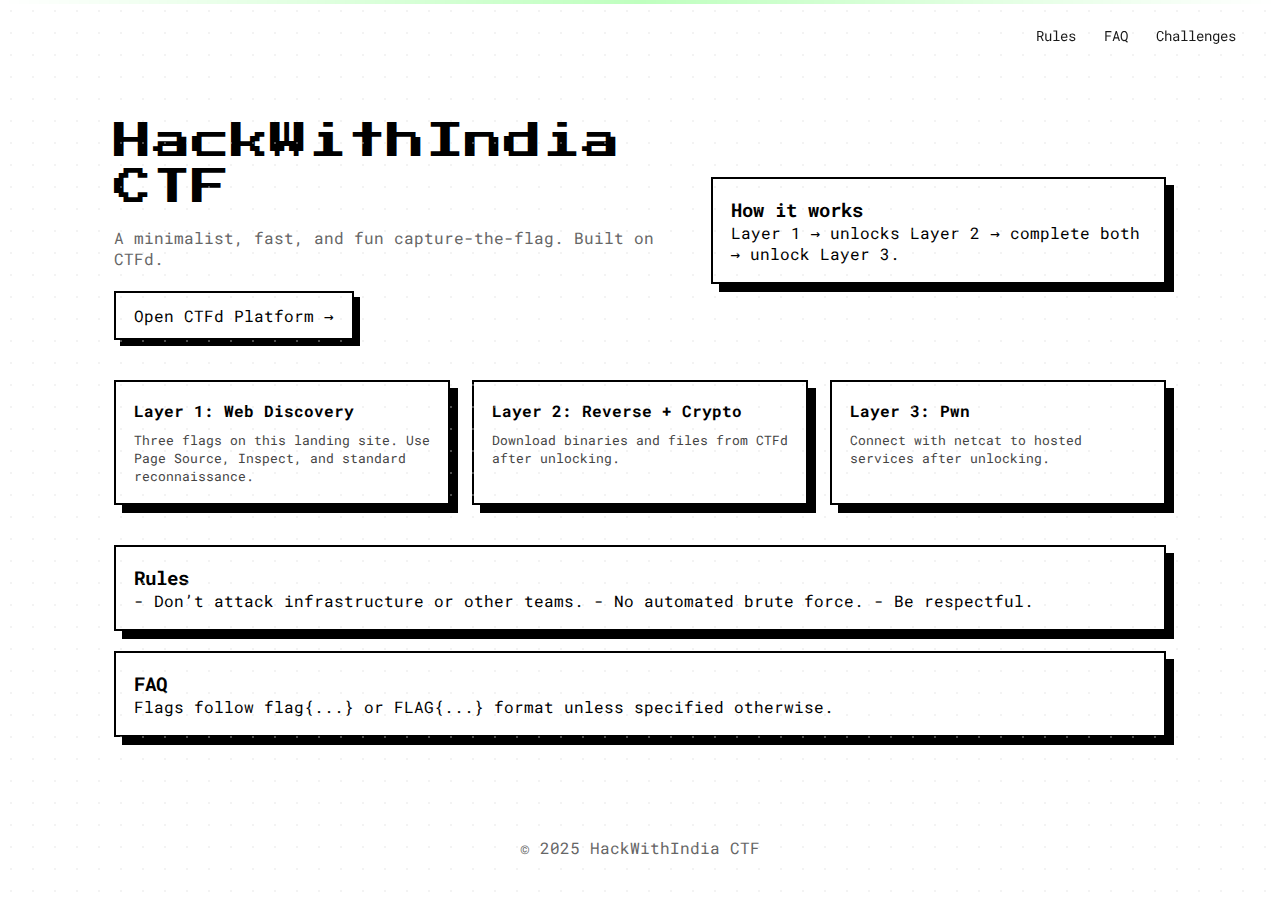
<file: Layer 1 + UI/www/index.html>
<!DOCTYPE html>
<html lang="en">
<head>
  <meta charset="UTF-8" />
  <meta name="viewport" content="width=device-width, initial-scale=1.0" />
  <title>HackWithIndia CTF</title>
  <link href="https://fonts.googleapis.com/css2?family=Press+Start+2P&family=Roboto+Mono:wght@400;500;700&display=swap" rel="stylesheet" />
  <style>
    :root {
      --bg: #ffffff;
      --fg: #000000;
      --accent: #00ff00;
      --muted: #666666;
    }
    * { box-sizing: border-box; margin: 0; padding: 0; }
    html, body { height: 100%; }
    body {
      font-family: 'Roboto Mono', monospace;
      background: var(--bg);
      color: var(--fg);
      overflow-x: hidden;
    }
    .navbar {
      position: fixed; top: 0; right: 0; z-index: 10;
      display: flex; gap: 28px; padding: 26px 44px;
    }
    .navbar a {
      text-decoration: none; color: var(--fg); font-size: 14px; opacity: 0.9;
    }
    .wrap { max-width: 1100px; margin: 0 auto; padding: 120px 24px 60px; }
    .hero {
      display: grid; grid-template-columns: 1.1fr 0.9fr; gap: 40px; align-items: center;
    }
    .title {
      font-family: 'Press Start 2P', cursive; font-size: 38px; line-height: 1.2; letter-spacing: 1px; margin-bottom: 16px;
    }
    .subtitle { color: var(--muted); font-size: 16px; margin-bottom: 22px; }
    .cta {
      display: inline-block; padding: 12px 18px; border: 2px solid var(--fg); text-decoration: none; color: var(--fg);
      transition: transform .12s ease, box-shadow .12s ease; background: #fff;
      box-shadow: 6px 6px 0 #000;
    }
    .cta:hover { transform: translate(-2px,-2px); box-shadow: 10px 10px 0 #000; }
    .pixel-card {
      border: 2px solid #000; padding: 18px; box-shadow: 8px 8px 0 #000; background: #fff;
      animation: float 5s ease-in-out infinite;
    }
    @keyframes float { 0%,100%{ transform: translateY(0);} 50%{ transform: translateY(-6px);} }
    .grid { display: grid; grid-template-columns: repeat(3,1fr); gap: 22px; margin-top: 40px; }
    .grid .pixel-card h3 { font-size: 16px; margin-bottom: 10px; }
    .grid .pixel-card p { font-size: 13px; color: #444; }
    .footer { text-align: center; color: var(--muted); padding: 40px 0 20px; }

    /* Subtle green accent animation bars reminiscent of Google CTF */
    .scanlines { position: fixed; top: 0; left: 0; width: 100%; height: 4px; background: linear-gradient(90deg, transparent, var(--accent), transparent); filter: blur(.5px); opacity: .25; animation: sweep 3.2s linear infinite; }
    @keyframes sweep { 0%{ transform: translateX(-100%);} 100%{ transform: translateX(100%);} }

    /* Tougher hidden flag: CSS-hidden using zero-width spaced text and display:none until inspected */
    .zflag { position: absolute; left: -9999px; white-space: nowrap; }

    /* Decorative pixel bg dots */
    .dots { position: fixed; inset: 0; background-image: radial-gradient(#ddd 1px, transparent 1px); background-size: 22px 22px; opacity: .35; pointer-events: none; }
  </style>
</head>
<body>
  <!-- meta: base64("FLAG{html_c0mm3nts_ar3_n0t_s3cur3}") = RkxBR3todG1sX2Mw bW0zb nRzX2FyM19uMHRfczNjdXJlfQ== -->
  <div class="scanlines"></div>
  <div class="dots"></div>
  <nav class="navbar">
    <a href="#rules">Rules</a>
    <a href="#faq">FAQ</a>
    <a href="#start">Challenges</a>
  </nav>
  <main class="wrap">
    <section class="hero" id="start">
      <div>
        <div class="title">HackWithIndia CTF</div>
        <p class="subtitle">A minimalist, fast, and fun capture-the-flag. Built on CTFd.</p>
        <a class="cta" href="http://localhost:8000">Open CTFd Platform →</a>
      </div>
      <div class="pixel-card">
        <h3>How it works</h3>
        <p>Layer 1 → unlocks Layer 2 → complete both → unlock Layer 3.</p>
      </div>
    </section>

    <section style="margin-top:40px" class="grid">
      <div class="pixel-card">
        <h3>Layer 1: Web Discovery</h3>
        <p>Three flags on this landing site. Use Page Source, Inspect, and standard reconnaissance.</p>
      </div>
      <div class="pixel-card">
        <h3>Layer 2: Reverse + Crypto</h3>
        <p>Download binaries and files from CTFd after unlocking.</p>
      </div>
      <div class="pixel-card">
        <h3>Layer 3: Pwn</h3>
        <p>Connect with netcat to hosted services after unlocking.</p>
      </div>
    </section>

    <section id="rules" style="margin-top:40px" class="pixel-card">
      <h3>Rules</h3>
      <p>- Don’t attack infrastructure or other teams. - No automated brute force. - Be respectful.</p>
    </section>

    <section id="faq" style="margin-top:20px" class="pixel-card">
      <h3>FAQ</h3>
      <p>Flags follow flag{...} or FLAG{...} format unless specified otherwise.</p>
    </section>

    <!-- Secret Flag 2: Hidden text with zero-width joiners -->
    <div class="zflag" aria-hidden="true">F L A G { w 1 t 3 _ t 3 x t _ 0 n _ w 1 t 3 _ b a c k g r  o u n d }</div>
  </main>
  <footer class="footer">© 2025 HackWithIndia CTF</footer>
</body>
</html>
</file>
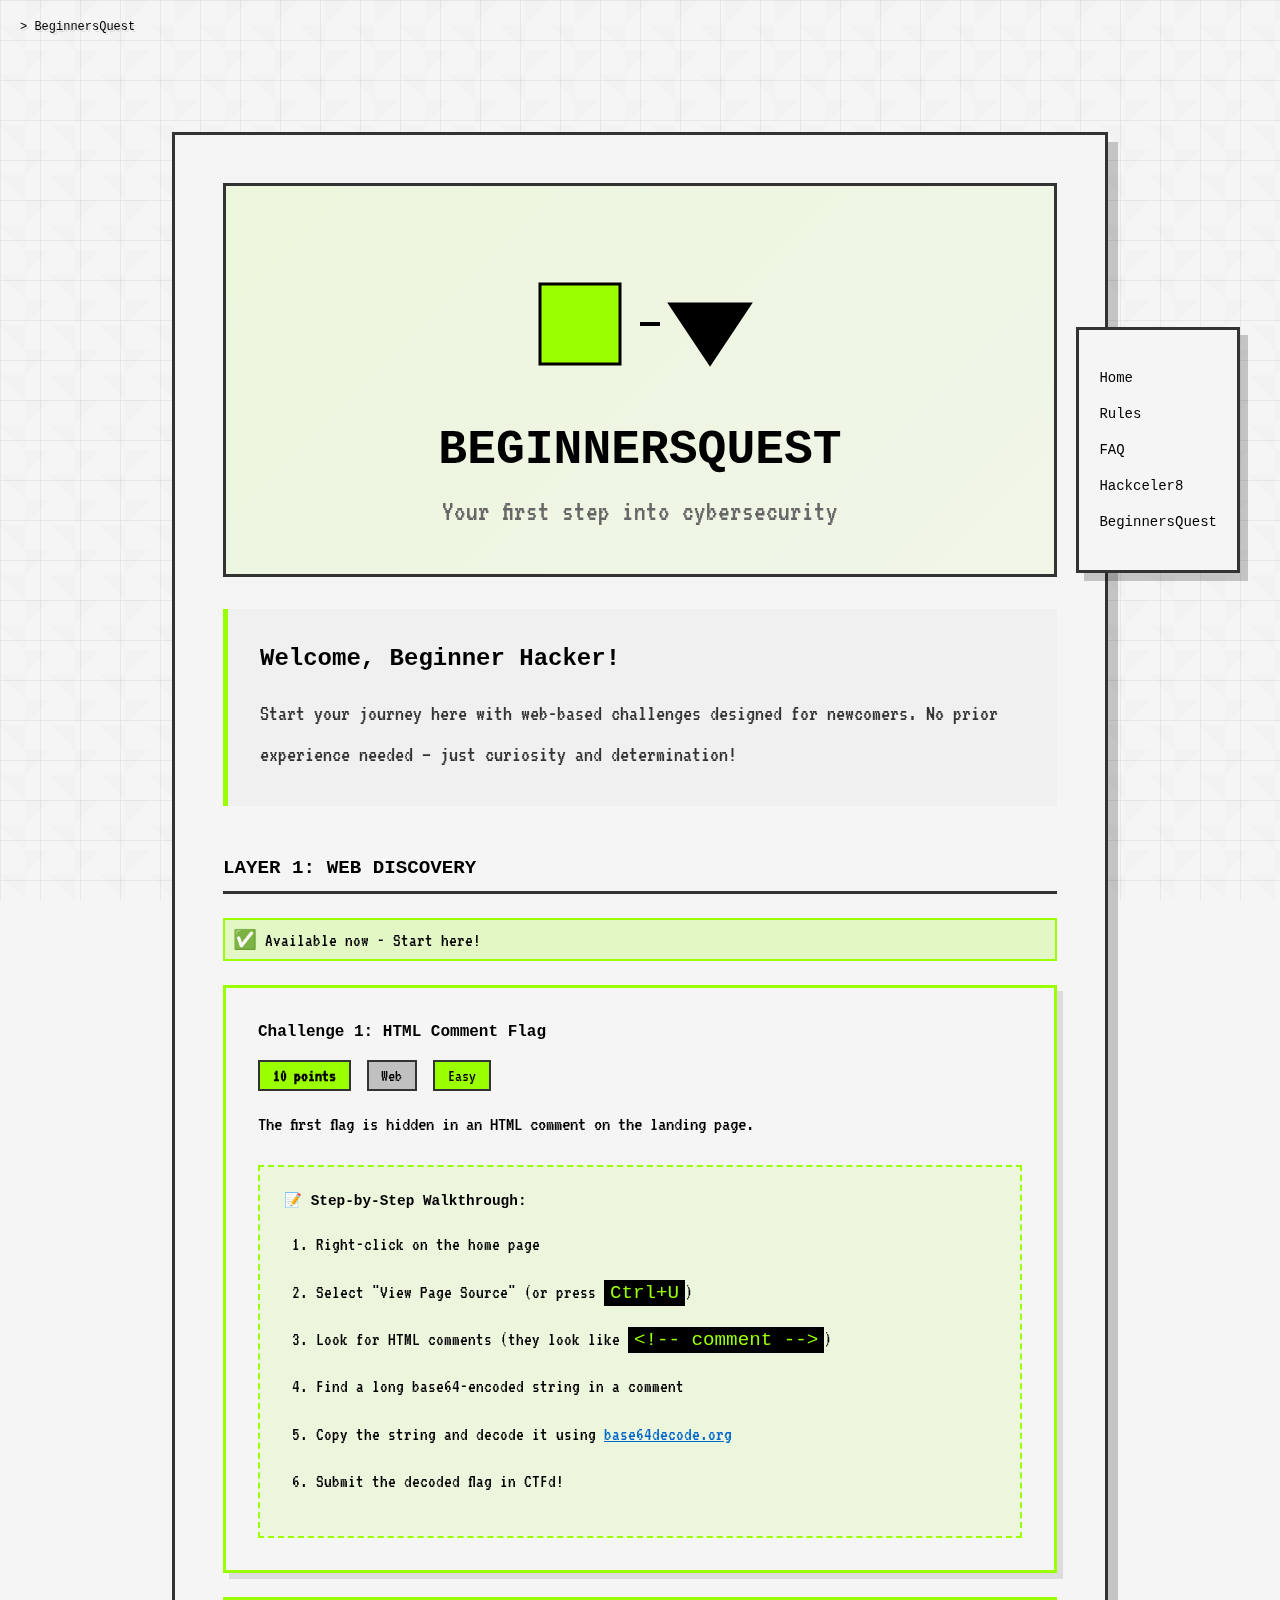
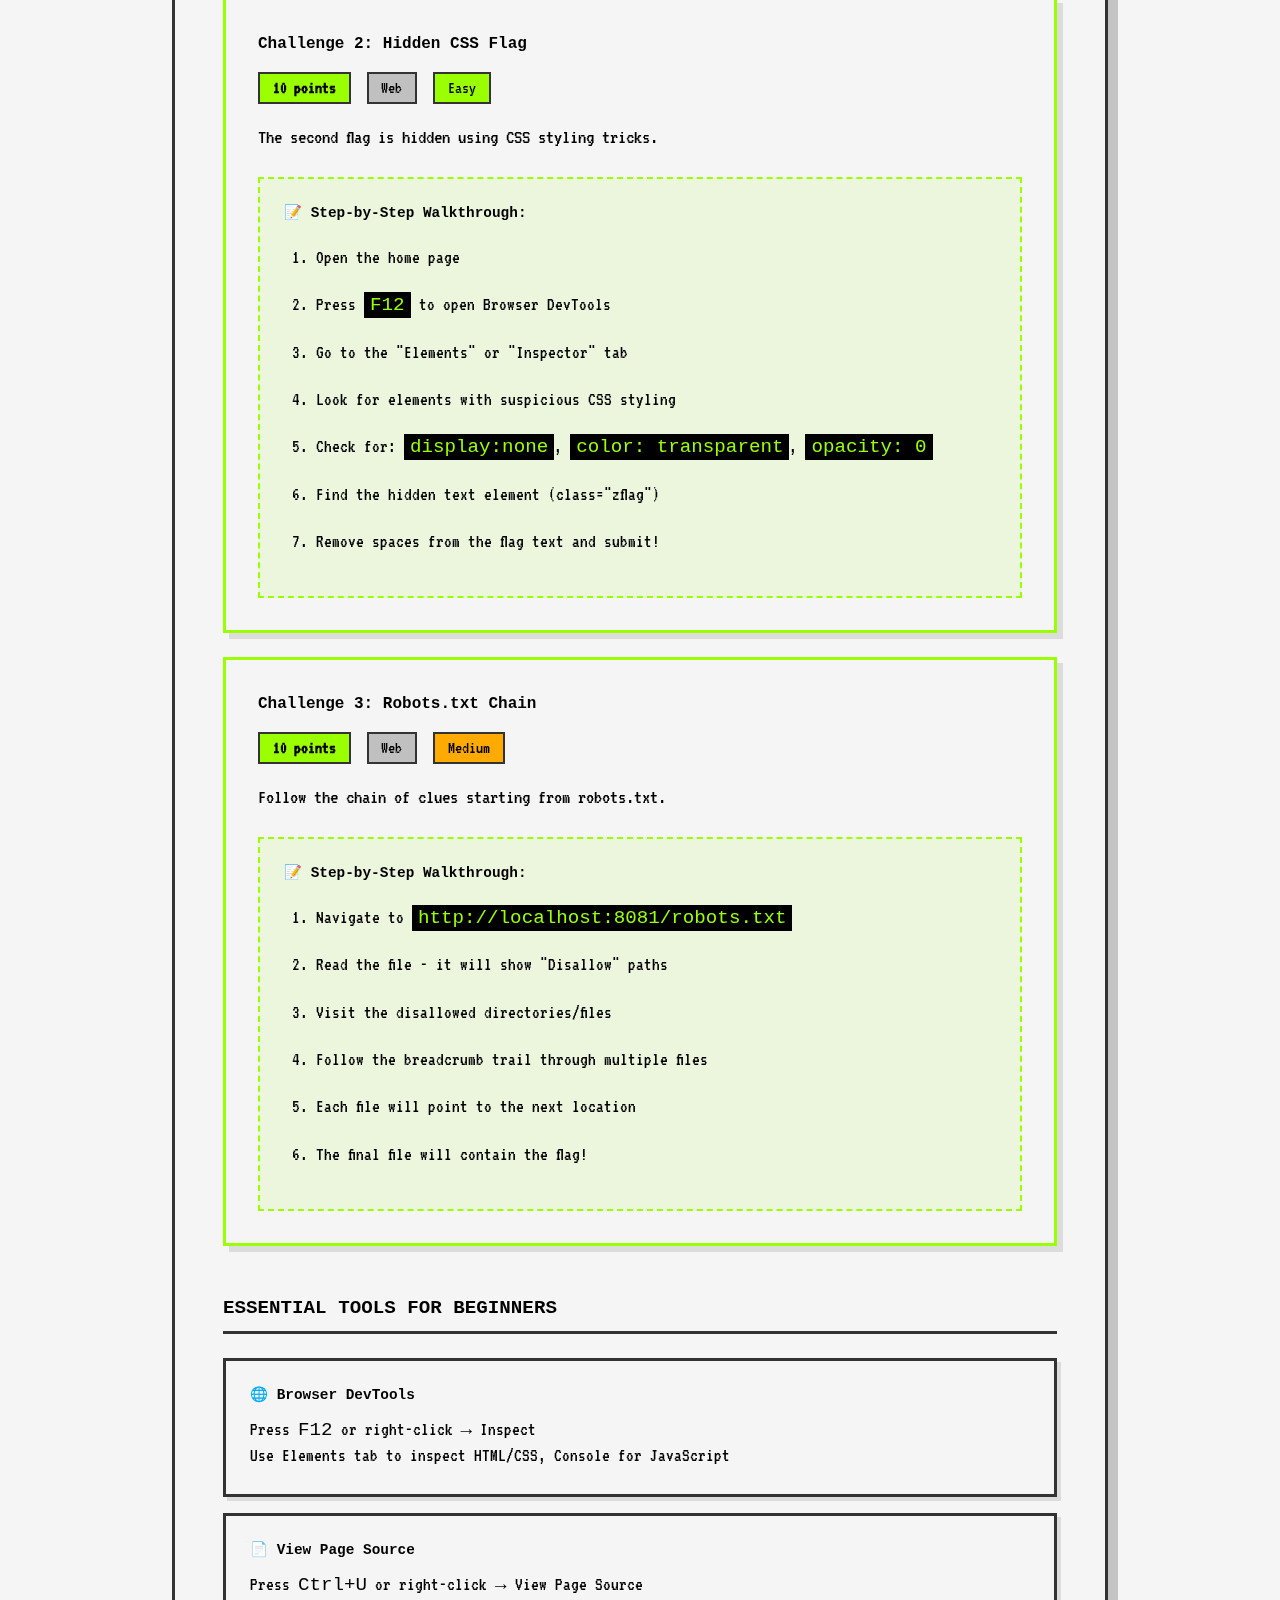
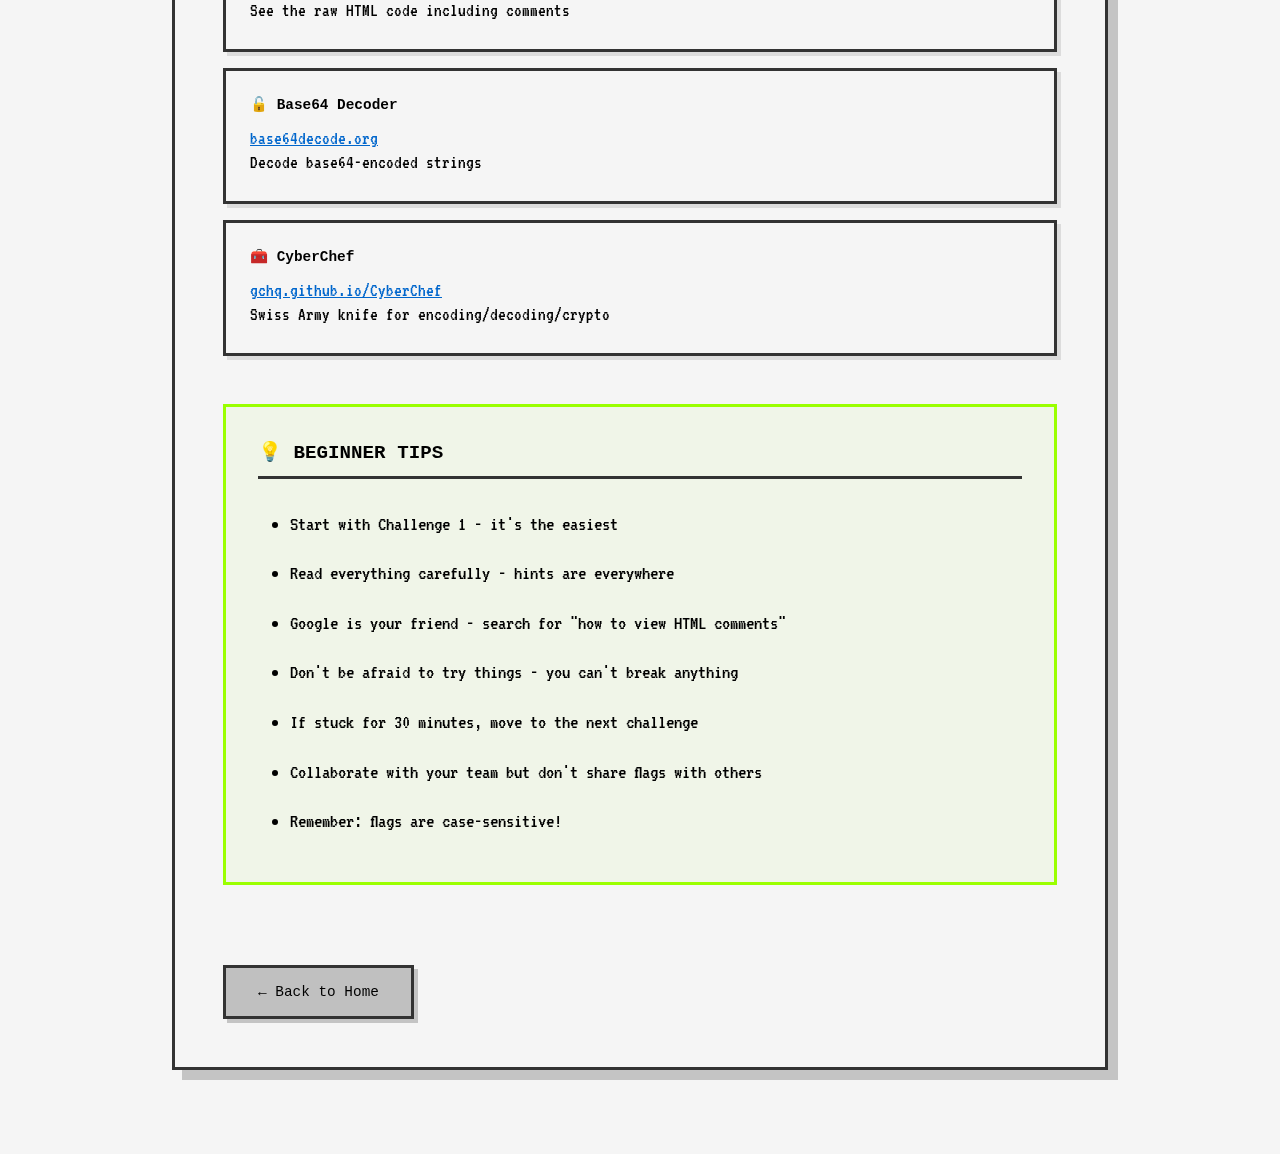
<file: challenges/layer-1-ui/Layer 1 + UI/googlectf-clone/www/beginners.html>
<!DOCTYPE html>
<html lang="en">
<head>
  <meta charset="UTF-8">
  <meta name="viewport" content="width=device-width, initial-scale=1.0">
  <title>BeginnersQuest - HackWithIndia CTF</title>
  <link rel="stylesheet" href="styles.css">
  <link href="https://fonts.googleapis.com/css2?family=Press+Start+2P&family=VT323&display=swap" rel="stylesheet">
</head>
<body>

  <!-- Animated Background -->
  <div class="bg-pattern"></div>
  <div class="bg-grid"></div>

  <!-- Terminal Header -->
  <header class="terminal-header">
    <div class="terminal-bar">
      <span class="terminal-text">&gt; BeginnersQuest</span>
    </div>
  </header>

  <!-- Sidebar Navigation -->
  <nav class="sidebar">
    <div class="sidebar-item">
      <a href="index.html">Home</a>
    </div>
    <div class="sidebar-item">
      <a href="rules.html">Rules</a>
    </div>
    <div class="sidebar-item">
      <a href="faq.html">FAQ</a>
    </div>
    <div class="sidebar-item">
      <a href="challenges.html">Hackceler8</a>
    </div>
    <div class="sidebar-item">
      <a href="beginners.html">BeginnersQuest</a>
    </div>
  </nav>

  <!-- Beginners Content -->
  <main class="content-page">
    <div class="content-box">
      <!-- Hero Banner like Google CTF -->
      <div class="beginners-hero">
        <div class="hero-graphic">
          <svg viewBox="0 0 300 150" class="quest-graphic">
            <rect x="50" y="50" width="80" height="80" fill="#9aff00" stroke="#000" stroke-width="3"/>
            <polygon points="220,130 180,70 260,70" fill="#000" stroke="#000" stroke-width="3"/>
            <line x1="150" y1="90" x2="170" y2="90" stroke="#000" stroke-width="4"/>
          </svg>
        </div>
        <h1 class="beginners-title">BeginnersQuest</h1>
        <p class="beginners-tagline">Your first step into cybersecurity</p>
      </div>

      <div class="quest-intro">
        <h2 class="section-title">Welcome, Beginner Hacker!</h2>
        <p class="intro-text">Start your journey here with web-based challenges designed for newcomers. No prior experience needed – just curiosity and determination!</p>
      </div>

      <!-- Layer 1 Overview -->
      <div class="challenge-section">
        <h2 class="layer-heading">LAYER 1: WEB DISCOVERY</h2>
        <p class="unlock-status">✅ Available now - Start here!</p>
        
        <div class="challenge-card beginner">
          <h3 class="challenge-title">Challenge 1: HTML Comment Flag</h3>
          <div class="challenge-meta">
            <span class="points">10 points</span>
            <span class="category">Web</span>
            <span class="difficulty easy">Easy</span>
          </div>
          <p class="challenge-desc">The first flag is hidden in an HTML comment on the landing page.</p>
          
          <div class="walkthrough">
            <h4>📝 Step-by-Step Walkthrough:</h4>
            <ol>
              <li>Right-click on the home page</li>
              <li>Select "View Page Source" (or press <code>Ctrl+U</code>)</li>
              <li>Look for HTML comments (they look like <code>&lt;!-- comment --&gt;</code>)</li>
              <li>Find a long base64-encoded string in a comment</li>
              <li>Copy the string and decode it using <a href="https://www.base64decode.org/" target="_blank">base64decode.org</a></li>
              <li>Submit the decoded flag in CTFd!</li>
            </ol>
          </div>
        </div>

        <div class="challenge-card beginner">
          <h3 class="challenge-title">Challenge 2: Hidden CSS Flag</h3>
          <div class="challenge-meta">
            <span class="points">10 points</span>
            <span class="category">Web</span>
            <span class="difficulty easy">Easy</span>
          </div>
          <p class="challenge-desc">The second flag is hidden using CSS styling tricks.</p>
          
          <div class="walkthrough">
            <h4>📝 Step-by-Step Walkthrough:</h4>
            <ol>
              <li>Open the home page</li>
              <li>Press <code>F12</code> to open Browser DevTools</li>
              <li>Go to the "Elements" or "Inspector" tab</li>
              <li>Look for elements with suspicious CSS styling</li>
              <li>Check for: <code>display:none</code>, <code>color: transparent</code>, <code>opacity: 0</code></li>
              <li>Find the hidden text element (class="zflag")</li>
              <li>Remove spaces from the flag text and submit!</li>
            </ol>
          </div>
        </div>

        <div class="challenge-card beginner">
          <h3 class="challenge-title">Challenge 3: Robots.txt Chain</h3>
          <div class="challenge-meta">
            <span class="points">10 points</span>
            <span class="category">Web</span>
            <span class="difficulty medium">Medium</span>
          </div>
          <p class="challenge-desc">Follow the chain of clues starting from robots.txt.</p>
          
          <div class="walkthrough">
            <h4>📝 Step-by-Step Walkthrough:</h4>
            <ol>
              <li>Navigate to <code>http://localhost:8081/robots.txt</code></li>
              <li>Read the file - it will show "Disallow" paths</li>
              <li>Visit the disallowed directories/files</li>
              <li>Follow the breadcrumb trail through multiple files</li>
              <li>Each file will point to the next location</li>
              <li>The final file will contain the flag!</li>
            </ol>
          </div>
        </div>
      </div>

      <!-- Tools Guide -->
      <div class="tools-section">
        <h2 class="layer-heading">ESSENTIAL TOOLS FOR BEGINNERS</h2>
        
        <div class="tool-card">
          <h3>🌐 Browser DevTools</h3>
          <p>Press <code>F12</code> or right-click → Inspect</p>
          <p>Use Elements tab to inspect HTML/CSS, Console for JavaScript</p>
        </div>

        <div class="tool-card">
          <h3>📄 View Page Source</h3>
          <p>Press <code>Ctrl+U</code> or right-click → View Page Source</p>
          <p>See the raw HTML code including comments</p>
        </div>

        <div class="tool-card">
          <h3>🔓 Base64 Decoder</h3>
          <p><a href="https://www.base64decode.org/" target="_blank">base64decode.org</a></p>
          <p>Decode base64-encoded strings</p>
        </div>

        <div class="tool-card">
          <h3>🧰 CyberChef</h3>
          <p><a href="https://gchq.github.io/CyberChef/" target="_blank">gchq.github.io/CyberChef</a></p>
          <p>Swiss Army knife for encoding/decoding/crypto</p>
        </div>
      </div>

      <!-- Tips -->
      <div class="tips-section">
        <h2 class="layer-heading">💡 BEGINNER TIPS</h2>
        <ul class="tips-list">
          <li>Start with Challenge 1 - it's the easiest</li>
          <li>Read everything carefully - hints are everywhere</li>
          <li>Google is your friend - search for "how to view HTML comments"</li>
          <li>Don't be afraid to try things - you can't break anything</li>
          <li>If stuck for 30 minutes, move to the next challenge</li>
          <li>Collaborate with your team but don't share flags with others</li>
          <li>Remember: flags are case-sensitive!</li>
        </ul>
      </div>

      <a href="index.html" class="back-button">← Back to Home</a>
    </div>
  </main>

  <script src="animations.js"></script>
</body>
</html>
</file>
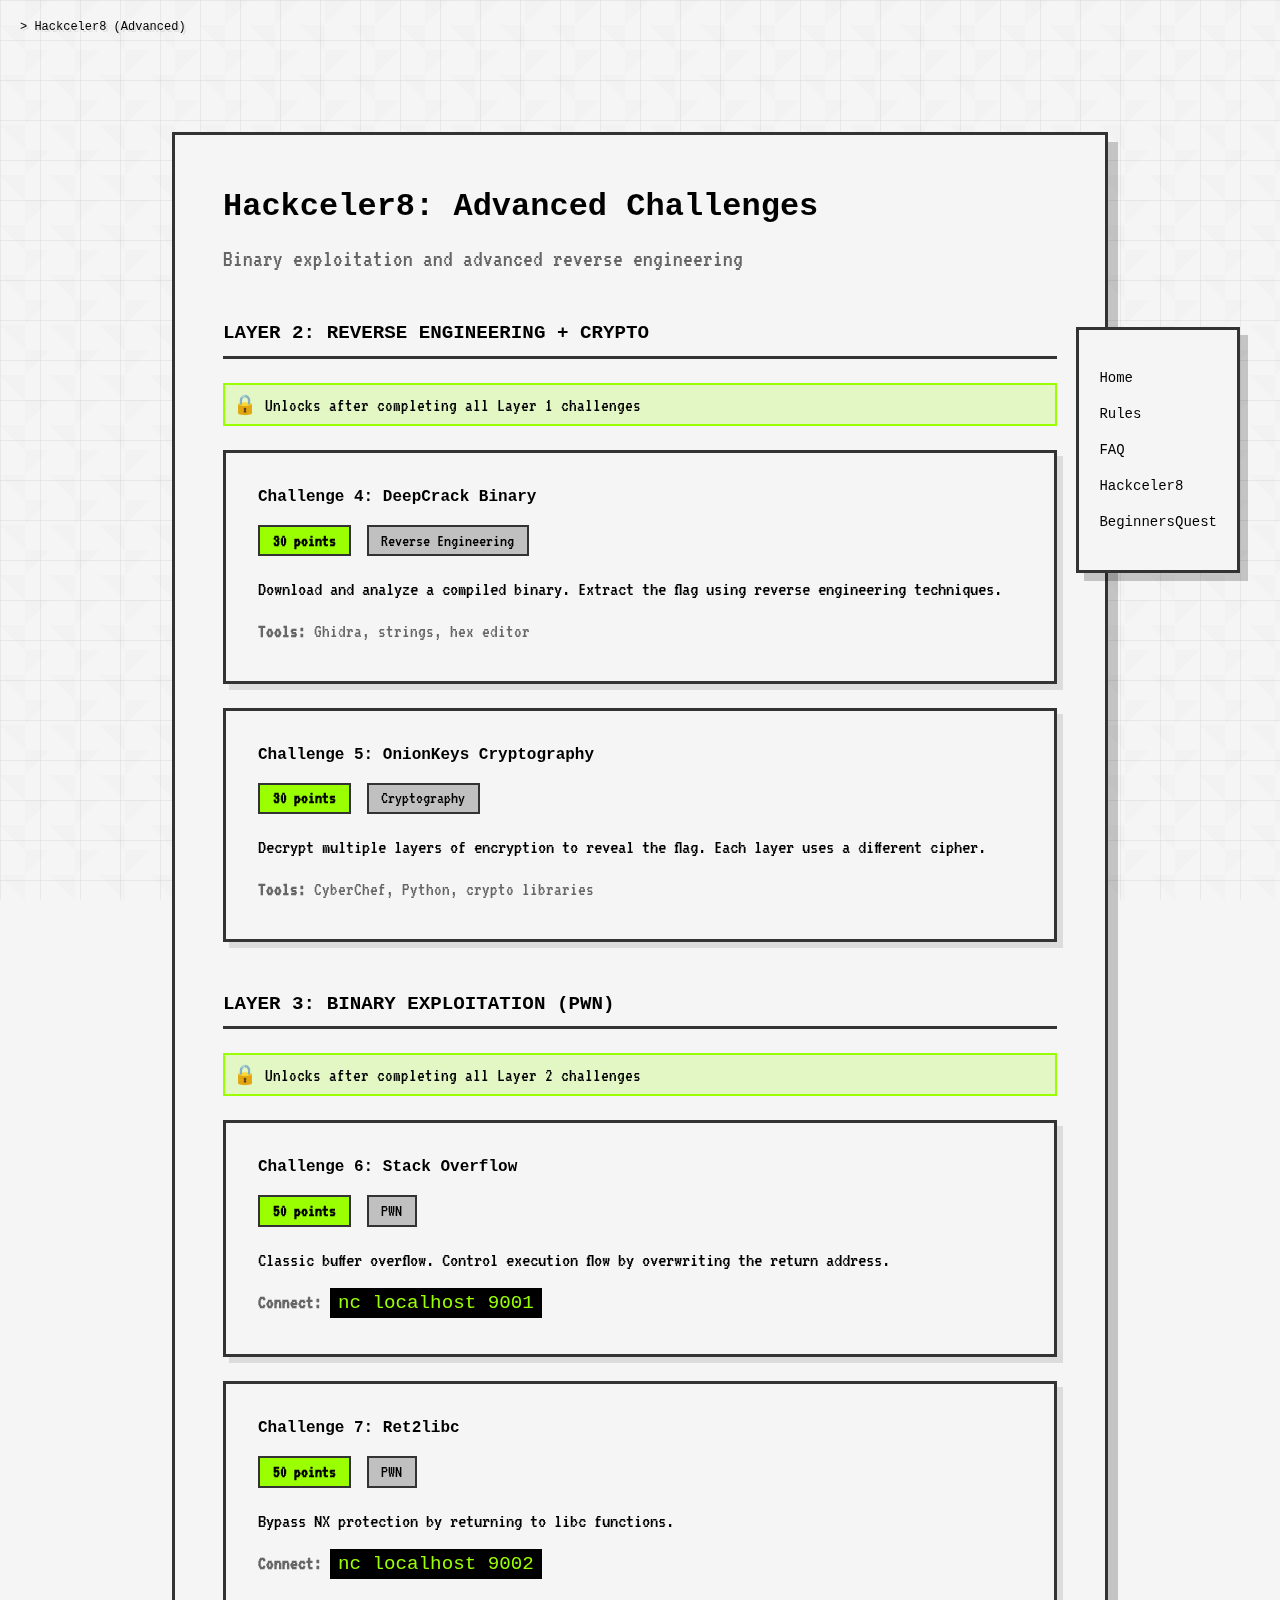
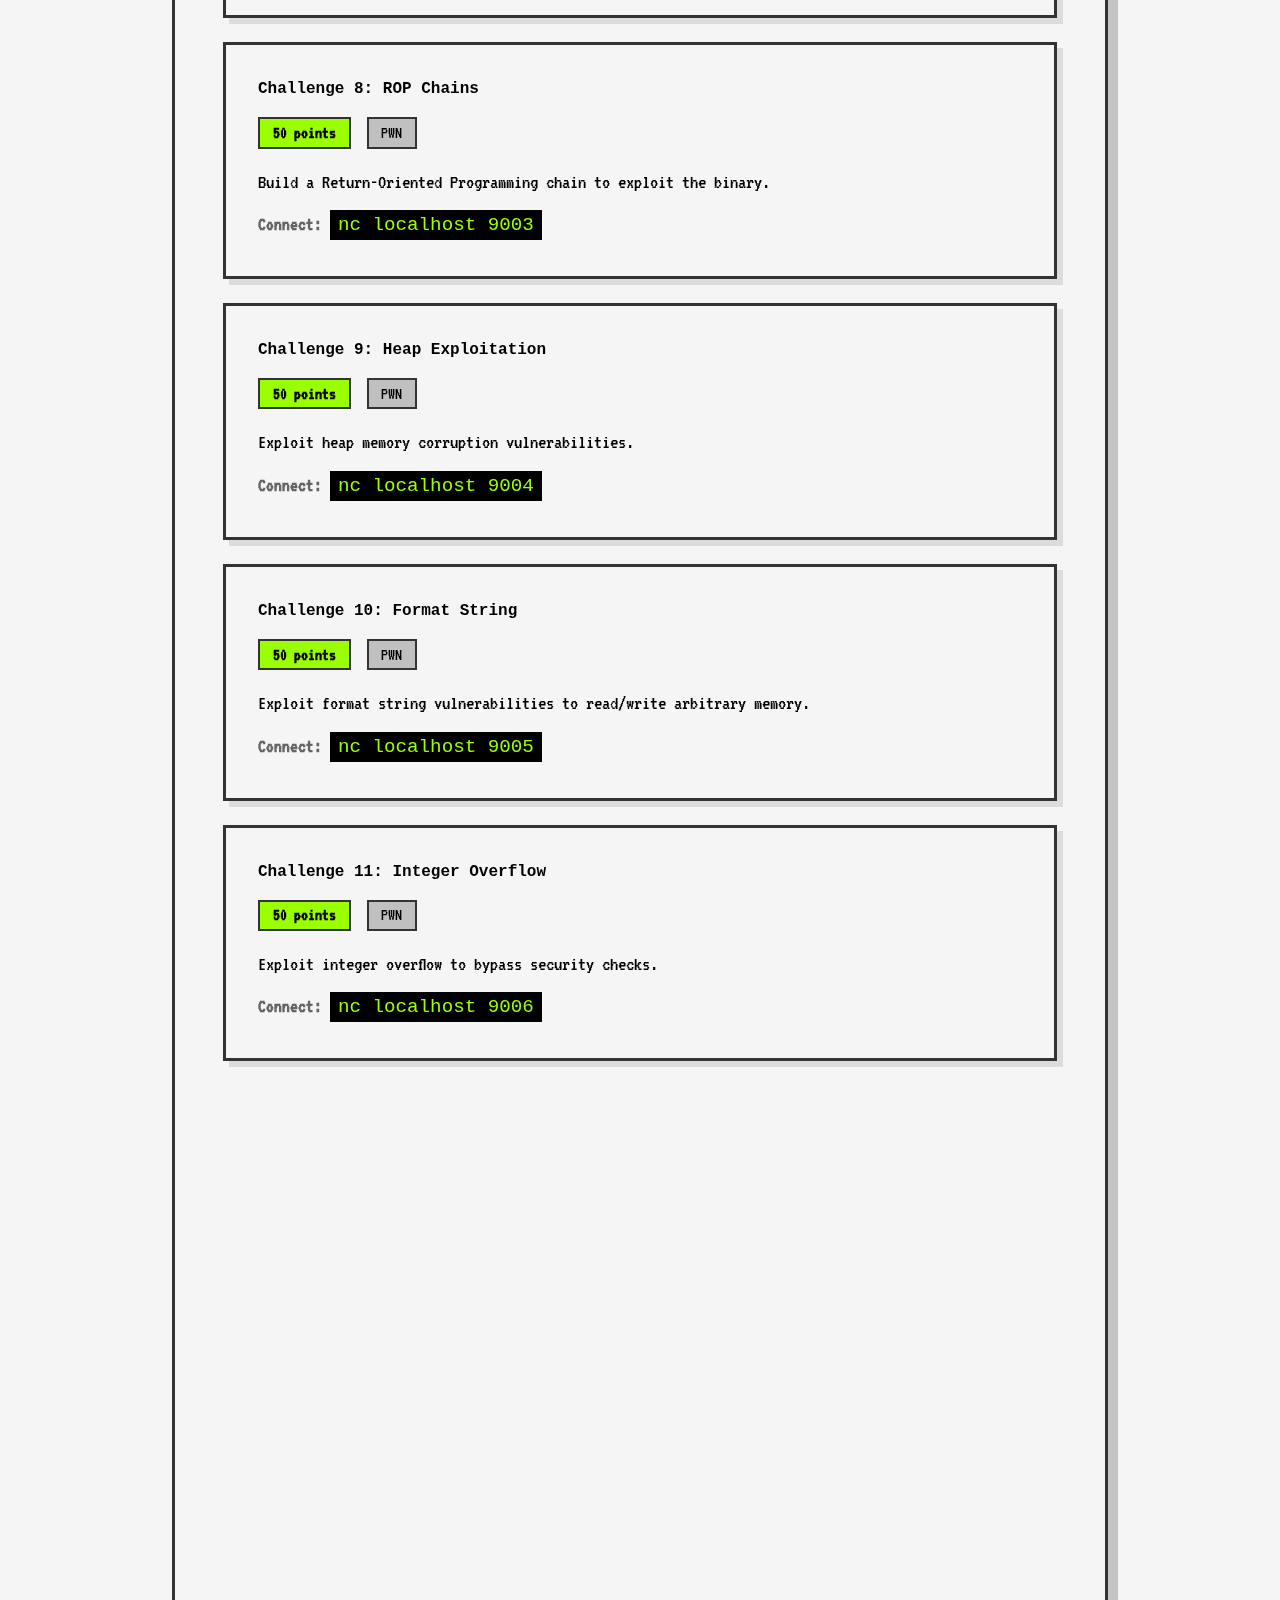
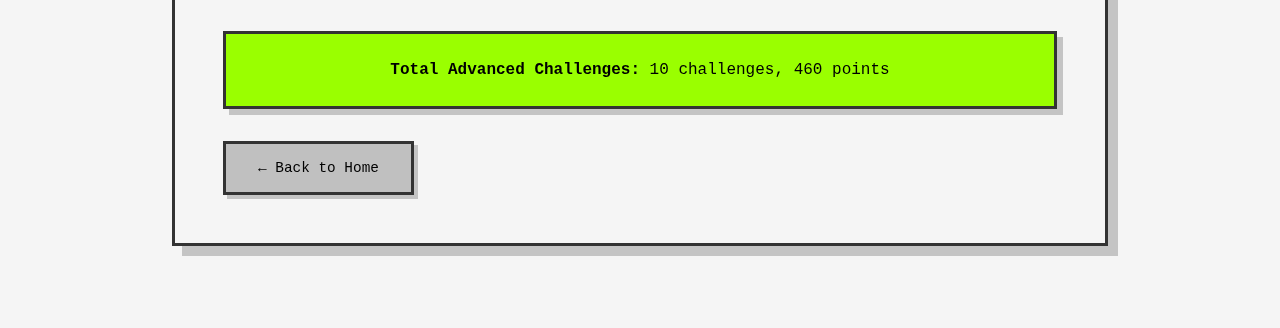
<file: challenges/layer-1-ui/Layer 1 + UI/googlectf-clone/www/challenges.html>
<!DOCTYPE html>
<html lang="en">
<head>
  <meta charset="UTF-8">
  <meta name="viewport" content="width=device-width, initial-scale=1.0">
  <title>Hackceler8 - HackWithIndia CTF</title>
  <link rel="stylesheet" href="styles.css">
  <link href="https://fonts.googleapis.com/css2?family=Press+Start+2P&family=VT323&display=swap" rel="stylesheet">
</head>
<body>

  <!-- Animated Background -->
  <div class="bg-pattern"></div>
  <div class="bg-grid"></div>

  <!-- Terminal Header -->
  <header class="terminal-header">
    <div class="terminal-bar">
      <span class="terminal-text">&gt; Hackceler8 (Advanced)</span>
    </div>
  </header>

  <!-- Sidebar Navigation -->
  <nav class="sidebar">
    <div class="sidebar-item">
      <a href="index.html">Home</a>
    </div>
    <div class="sidebar-item">
      <a href="rules.html">Rules</a>
    </div>
    <div class="sidebar-item">
      <a href="faq.html">FAQ</a>
    </div>
    <div class="sidebar-item">
      <a href="challenges.html">Hackceler8</a>
    </div>
    <div class="sidebar-item">
      <a href="beginners.html">BeginnersQuest</a>
    </div>
  </nav>

  <!-- Challenges Content -->
  <main class="content-page">
    <div class="content-box">
      <h1 class="page-title">Hackceler8: Advanced Challenges</h1>
      <p class="subtitle">Binary exploitation and advanced reverse engineering</p>

      <!-- Layer 2 -->
      <div class="challenge-section">
        <h2 class="layer-heading">LAYER 2: REVERSE ENGINEERING + CRYPTO</h2>
        <p class="unlock-status">🔒 Unlocks after completing all Layer 1 challenges</p>
        
        <div class="challenge-card">
          <h3 class="challenge-title">Challenge 4: DeepCrack Binary</h3>
          <div class="challenge-meta">
            <span class="points">30 points</span>
            <span class="category">Reverse Engineering</span>
          </div>
          <p class="challenge-desc">Download and analyze a compiled binary. Extract the flag using reverse engineering techniques.</p>
          <p class="challenge-tools"><strong>Tools:</strong> Ghidra, strings, hex editor</p>
        </div>

        <div class="challenge-card">
          <h3 class="challenge-title">Challenge 5: OnionKeys Cryptography</h3>
          <div class="challenge-meta">
            <span class="points">30 points</span>
            <span class="category">Cryptography</span>
          </div>
          <p class="challenge-desc">Decrypt multiple layers of encryption to reveal the flag. Each layer uses a different cipher.</p>
          <p class="challenge-tools"><strong>Tools:</strong> CyberChef, Python, crypto libraries</p>
        </div>
      </div>

      <!-- Layer 3 -->
      <div class="challenge-section">
        <h2 class="layer-heading">LAYER 3: BINARY EXPLOITATION (PWN)</h2>
        <p class="unlock-status">🔒 Unlocks after completing all Layer 2 challenges</p>
        
        <div class="challenge-card">
          <h3 class="challenge-title">Challenge 6: Stack Overflow</h3>
          <div class="challenge-meta">
            <span class="points">50 points</span>
            <span class="category">PWN</span>
          </div>
          <p class="challenge-desc">Classic buffer overflow. Control execution flow by overwriting the return address.</p>
          <p class="challenge-connection"><strong>Connect:</strong> <code>nc localhost 9001</code></p>
        </div>

        <div class="challenge-card">
          <h3 class="challenge-title">Challenge 7: Ret2libc</h3>
          <div class="challenge-meta">
            <span class="points">50 points</span>
            <span class="category">PWN</span>
          </div>
          <p class="challenge-desc">Bypass NX protection by returning to libc functions.</p>
          <p class="challenge-connection"><strong>Connect:</strong> <code>nc localhost 9002</code></p>
        </div>

        <div class="challenge-card">
          <h3 class="challenge-title">Challenge 8: ROP Chains</h3>
          <div class="challenge-meta">
            <span class="points">50 points</span>
            <span class="category">PWN</span>
          </div>
          <p class="challenge-desc">Build a Return-Oriented Programming chain to exploit the binary.</p>
          <p class="challenge-connection"><strong>Connect:</strong> <code>nc localhost 9003</code></p>
        </div>

        <div class="challenge-card">
          <h3 class="challenge-title">Challenge 9: Heap Exploitation</h3>
          <div class="challenge-meta">
            <span class="points">50 points</span>
            <span class="category">PWN</span>
          </div>
          <p class="challenge-desc">Exploit heap memory corruption vulnerabilities.</p>
          <p class="challenge-connection"><strong>Connect:</strong> <code>nc localhost 9004</code></p>
        </div>

        <div class="challenge-card">
          <h3 class="challenge-title">Challenge 10: Format String</h3>
          <div class="challenge-meta">
            <span class="points">50 points</span>
            <span class="category">PWN</span>
          </div>
          <p class="challenge-desc">Exploit format string vulnerabilities to read/write arbitrary memory.</p>
          <p class="challenge-connection"><strong>Connect:</strong> <code>nc localhost 9005</code></p>
        </div>

        <div class="challenge-card">
          <h3 class="challenge-title">Challenge 11: Integer Overflow</h3>
          <div class="challenge-meta">
            <span class="points">50 points</span>
            <span class="category">PWN</span>
          </div>
          <p class="challenge-desc">Exploit integer overflow to bypass security checks.</p>
          <p class="challenge-connection"><strong>Connect:</strong> <code>nc localhost 9006</code></p>
        </div>

        <div class="challenge-card">
          <h3 class="challenge-title">Challenge 12: Off-by-One</h3>
          <div class="challenge-meta">
            <span class="points">50 points</span>
            <span class="category">PWN</span>
          </div>
          <p class="challenge-desc">Exploit an off-by-one vulnerability to gain code execution.</p>
          <p class="challenge-connection"><strong>Connect:</strong> <code>nc localhost 9007</code></p>
        </div>

        <div class="challenge-card">
          <h3 class="challenge-title">Challenge 13: Protocol Reverse</h3>
          <div class="challenge-meta">
            <span class="points">50 points</span>
            <span class="category">PWN</span>
          </div>
          <p class="challenge-desc">Reverse engineer a custom network protocol and exploit it.</p>
          <p class="challenge-connection"><strong>Connect:</strong> <code>nc localhost 9010</code></p>
        </div>
      </div>

      <div class="total-points">
        <strong>Total Advanced Challenges:</strong> 10 challenges, 460 points
      </div>

      <a href="index.html" class="back-button">← Back to Home</a>
    </div>
  </main>

  <script src="animations.js"></script>
</body>
</html>
</file>
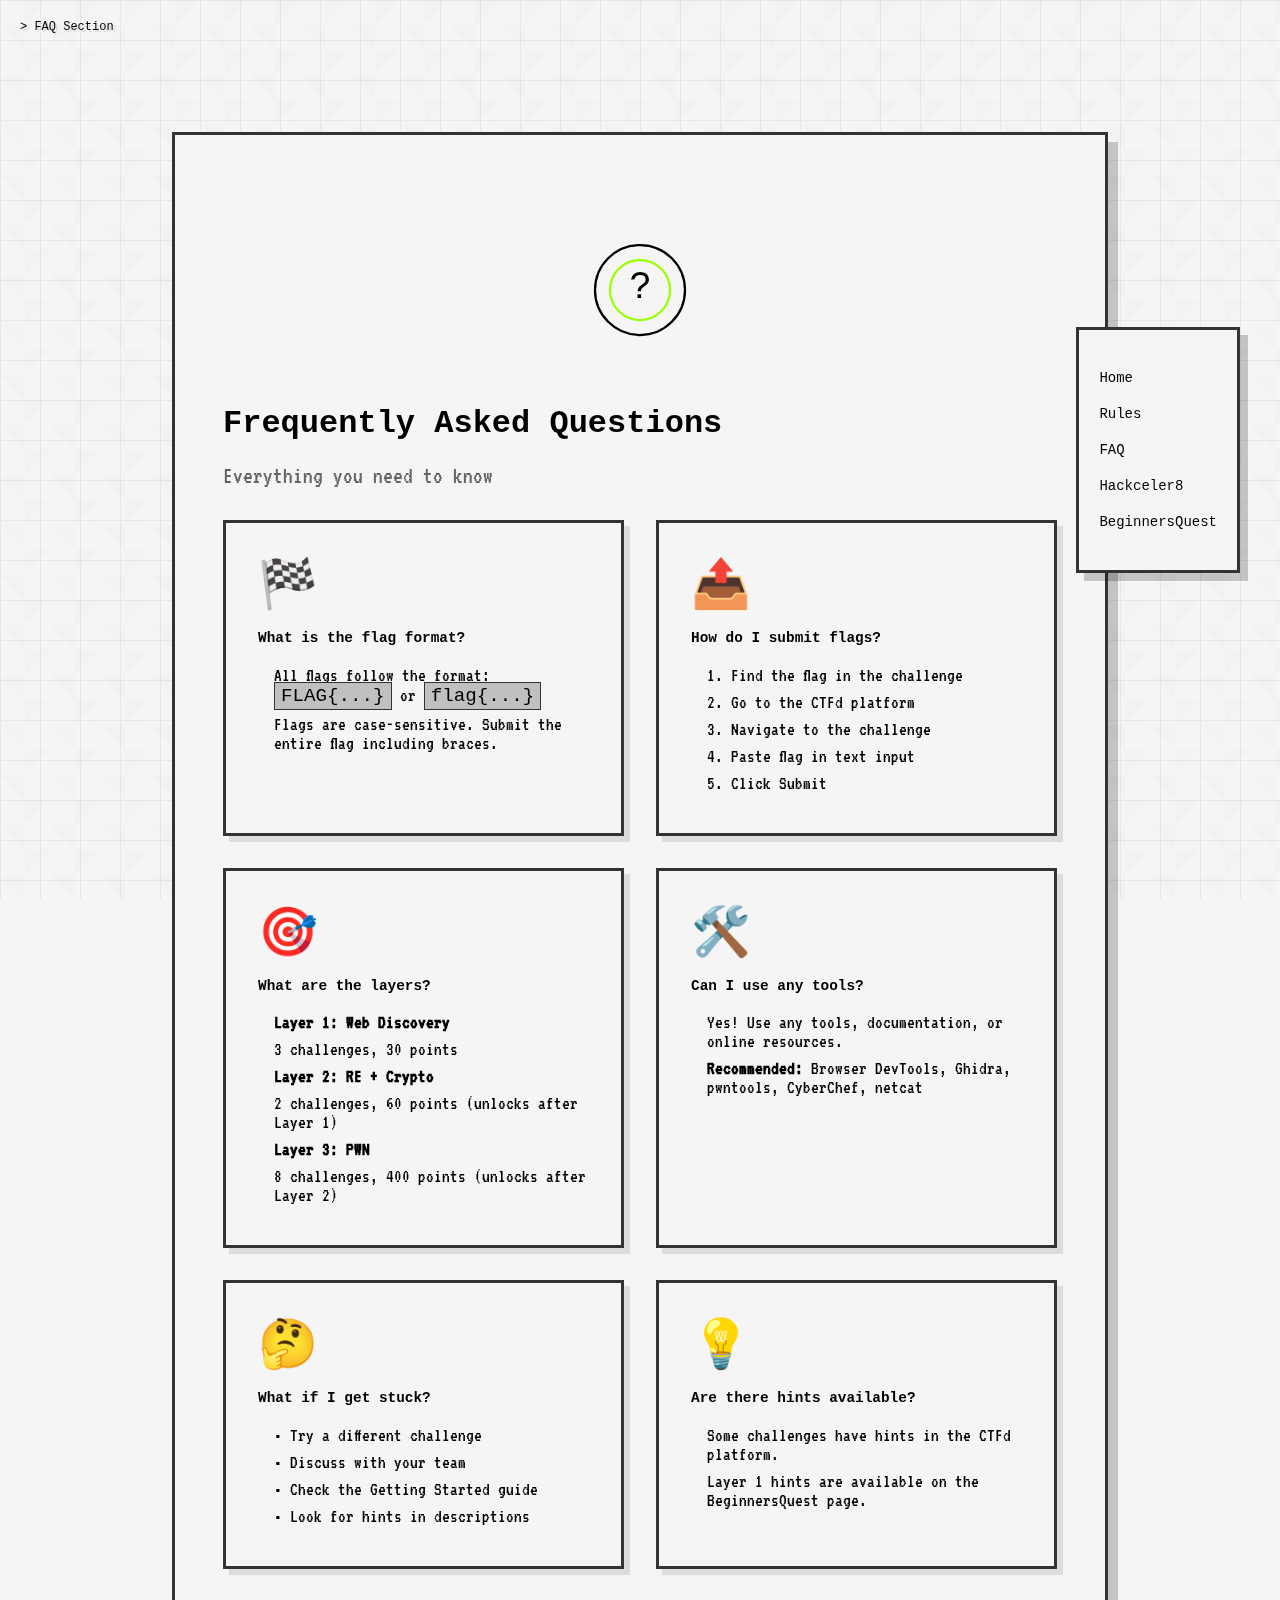
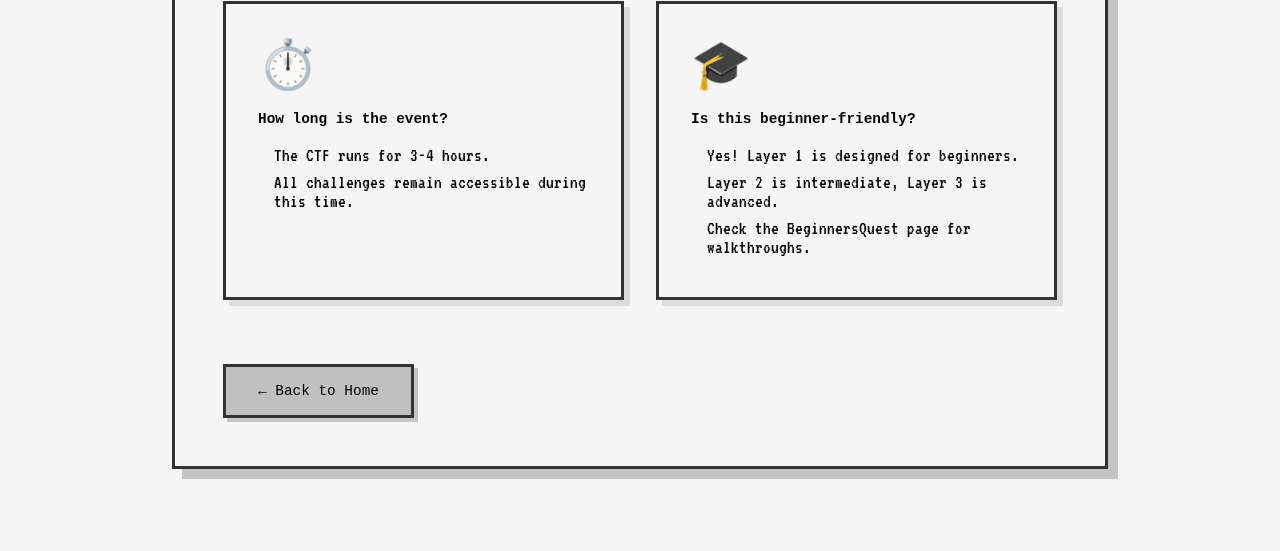
<file: challenges/layer-1-ui/Layer 1 + UI/googlectf-clone/www/faq.html>
<!DOCTYPE html>
<html lang="en">
<head>
  <meta charset="UTF-8">
  <meta name="viewport" content="width=device-width, initial-scale=1.0">
  <title>FAQ - HackWithIndia CTF</title>
  <link rel="stylesheet" href="styles.css">
  <link href="https://fonts.googleapis.com/css2?family=Press+Start+2P&family=VT323&display=swap" rel="stylesheet">
</head>
<body>

  <!-- Animated Background -->
  <div class="bg-pattern"></div>
  <div class="bg-grid"></div>

  <!-- Terminal Header -->
  <header class="terminal-header">
    <div class="terminal-bar">
      <span class="terminal-text">&gt; FAQ Section</span>
    </div>
  </header>

  <!-- Sidebar Navigation -->
  <nav class="sidebar">
    <div class="sidebar-item">
      <a href="index.html">Home</a>
    </div>
    <div class="sidebar-item">
      <a href="rules.html">Rules</a>
    </div>
    <div class="sidebar-item">
      <a href="faq.html">FAQ</a>
    </div>
    <div class="sidebar-item">
      <a href="challenges.html">Hackceler8</a>
    </div>
    <div class="sidebar-item">
      <a href="beginners.html">BeginnersQuest</a>
    </div>
  </nav>

  <!-- FAQ Content -->
  <main class="content-page">
    <div class="content-box">
      <!-- Hero Graphic -->
      <div class="page-hero-graphic">
        <svg viewBox="0 0 200 200" class="graphic-icon">
          <circle cx="100" cy="100" r="60" fill="none" stroke="#000" stroke-width="3"/>
          <circle cx="100" cy="100" r="40" fill="none" stroke="#9aff00" stroke-width="3"/>
          <text x="100" y="110" text-anchor="middle" font-size="50" fill="#000" font-family="Arial">?</text>
        </svg>
      </div>

      <h1 class="page-title">Frequently Asked Questions</h1>
      <p class="subtitle">Everything you need to know</p>

      <div class="faq-grid">
        <div class="faq-card">
          <div class="faq-icon">🏁</div>
          <h2 class="faq-question">What is the flag format?</h2>
          <p class="faq-answer">All flags follow the format: <code>FLAG{...}</code> or <code>flag{...}</code></p>
          <p class="faq-answer">Flags are case-sensitive. Submit the entire flag including braces.</p>
        </div>

        <div class="faq-card">
          <div class="faq-icon">📤</div>
          <h2 class="faq-question">How do I submit flags?</h2>
          <p class="faq-answer">1. Find the flag in the challenge</p>
          <p class="faq-answer">2. Go to the CTFd platform</p>
          <p class="faq-answer">3. Navigate to the challenge</p>
          <p class="faq-answer">4. Paste flag in text input</p>
          <p class="faq-answer">5. Click Submit</p>
        </div>

        <div class="faq-card">
          <div class="faq-icon">🎯</div>
          <h2 class="faq-question">What are the layers?</h2>
          <p class="faq-answer"><strong>Layer 1: Web Discovery</strong></p>
          <p class="faq-answer">3 challenges, 30 points</p>
          <p class="faq-answer"><strong>Layer 2: RE + Crypto</strong></p>
          <p class="faq-answer">2 challenges, 60 points (unlocks after Layer 1)</p>
          <p class="faq-answer"><strong>Layer 3: PWN</strong></p>
          <p class="faq-answer">8 challenges, 400 points (unlocks after Layer 2)</p>
        </div>

        <div class="faq-card">
          <div class="faq-icon">🛠️</div>
          <h2 class="faq-question">Can I use any tools?</h2>
          <p class="faq-answer">Yes! Use any tools, documentation, or online resources.</p>
          <p class="faq-answer"><strong>Recommended:</strong> Browser DevTools, Ghidra, pwntools, CyberChef, netcat</p>
        </div>

        <div class="faq-card">
          <div class="faq-icon">🤔</div>
          <h2 class="faq-question">What if I get stuck?</h2>
          <p class="faq-answer">• Try a different challenge</p>
          <p class="faq-answer">• Discuss with your team</p>
          <p class="faq-answer">• Check the Getting Started guide</p>
          <p class="faq-answer">• Look for hints in descriptions</p>
        </div>

        <div class="faq-card">
          <div class="faq-icon">💡</div>
          <h2 class="faq-question">Are there hints available?</h2>
          <p class="faq-answer">Some challenges have hints in the CTFd platform.</p>
          <p class="faq-answer">Layer 1 hints are available on the BeginnersQuest page.</p>
        </div>

        <div class="faq-card">
          <div class="faq-icon">⏱️</div>
          <h2 class="faq-question">How long is the event?</h2>
          <p class="faq-answer">The CTF runs for 3-4 hours.</p>
          <p class="faq-answer">All challenges remain accessible during this time.</p>
        </div>

        <div class="faq-card">
          <div class="faq-icon">🎓</div>
          <h2 class="faq-question">Is this beginner-friendly?</h2>
          <p class="faq-answer">Yes! Layer 1 is designed for beginners.</p>
          <p class="faq-answer">Layer 2 is intermediate, Layer 3 is advanced.</p>
          <p class="faq-answer">Check the BeginnersQuest page for walkthroughs.</p>
        </div>
      </div>

      <a href="index.html" class="back-button">← Back to Home</a>
    </div>
  </main>

  <script src="animations.js"></script>
</body>
</html>
</file>
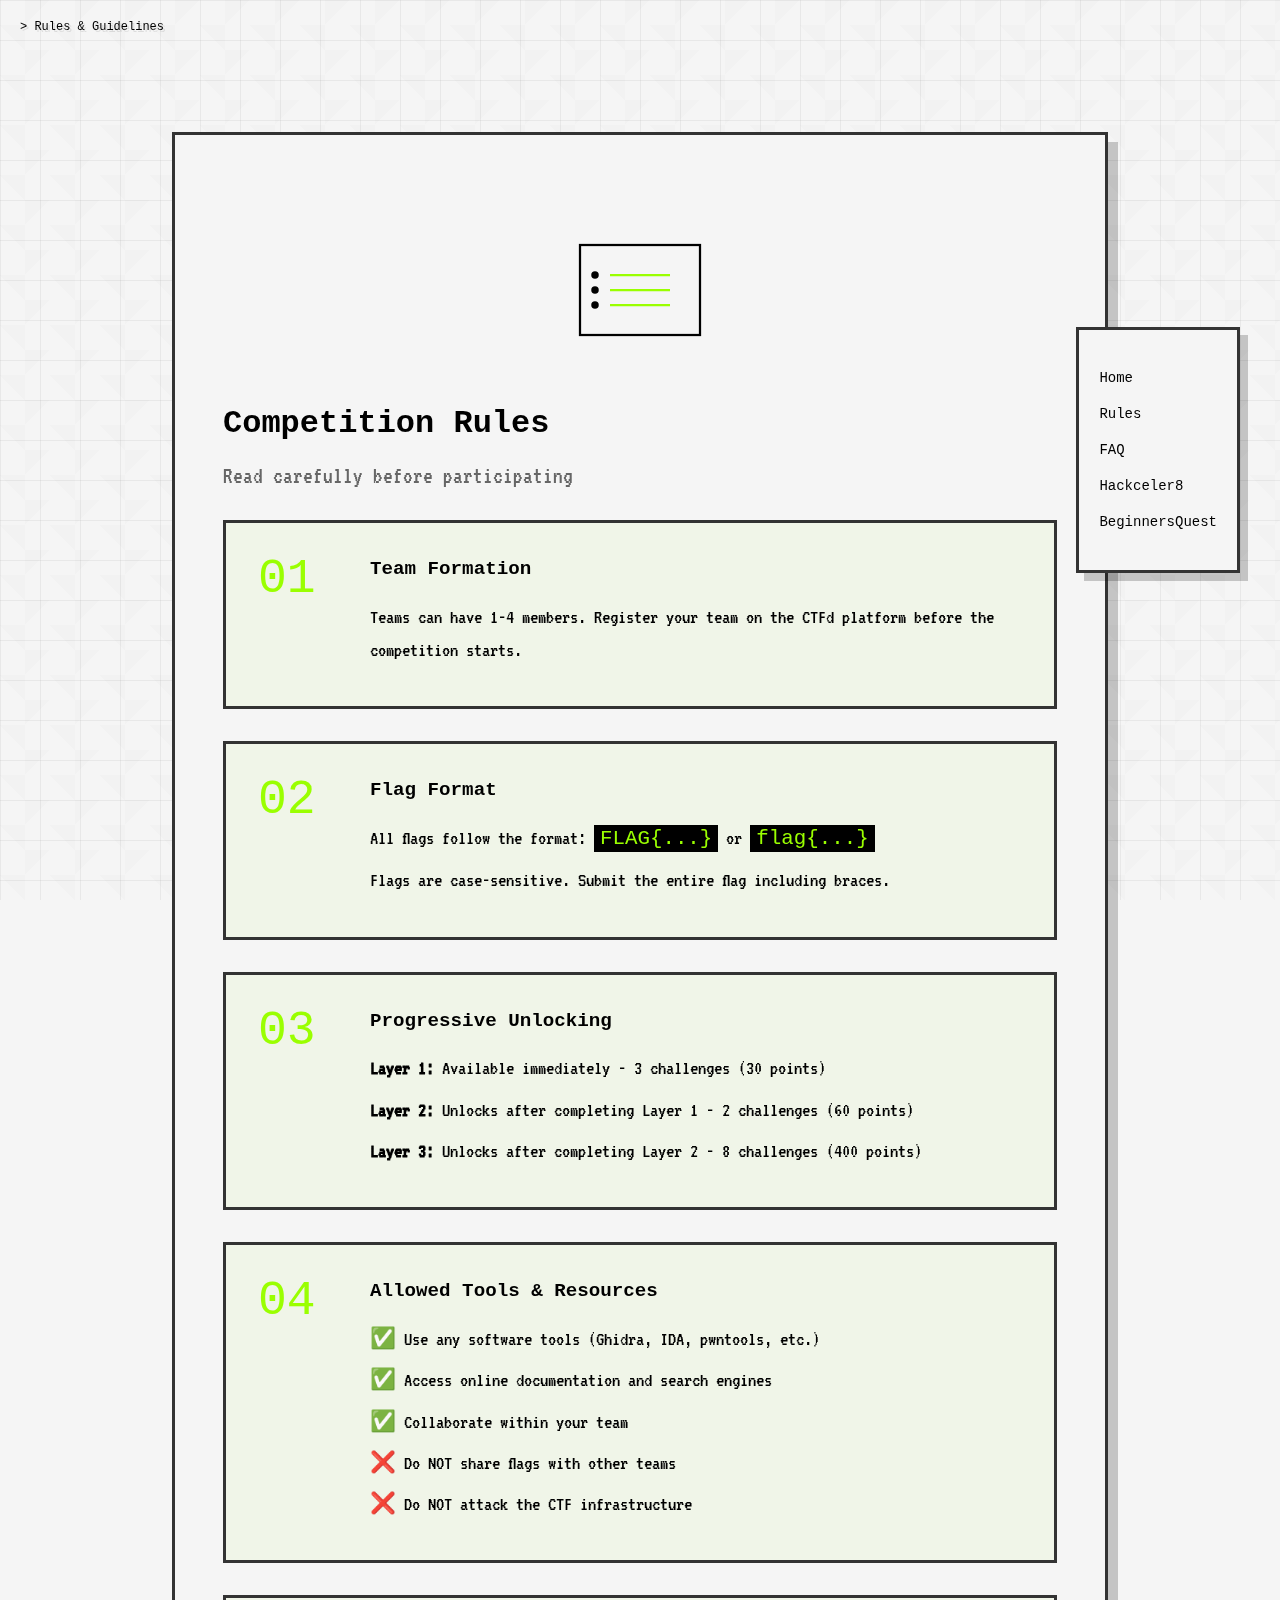
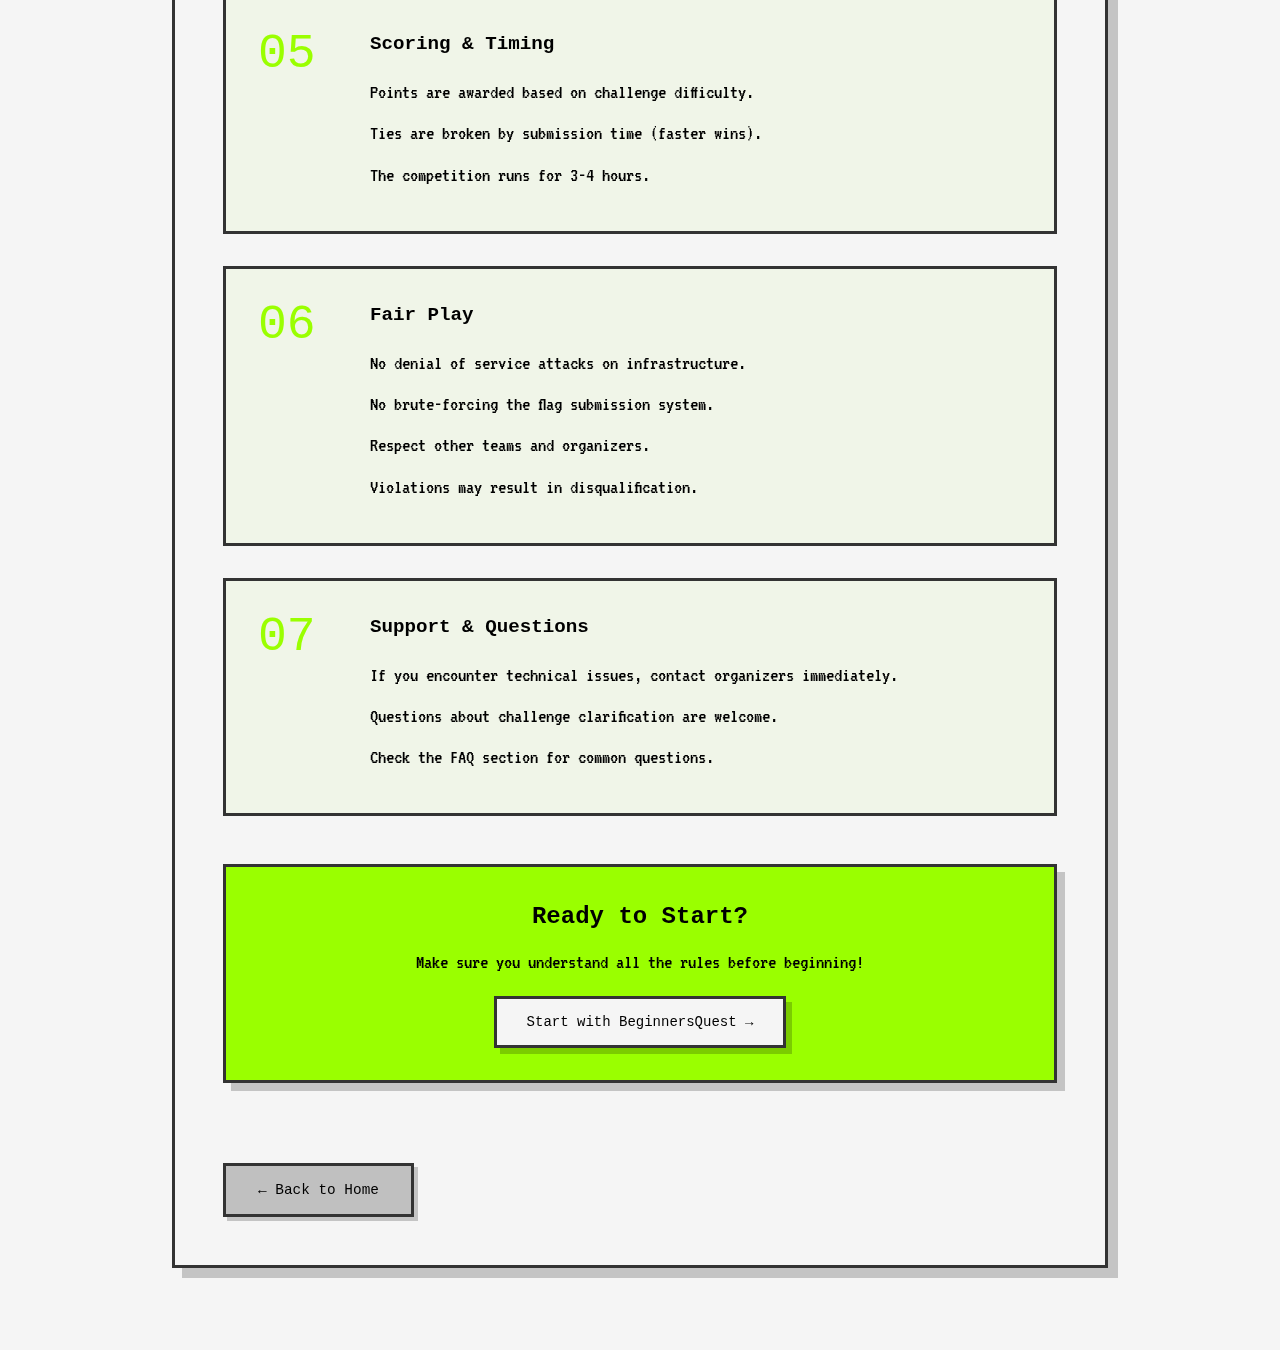
<file: challenges/layer-1-ui/Layer 1 + UI/googlectf-clone/www/rules.html>
<!DOCTYPE html>
<html lang="en">
<head>
  <meta charset="UTF-8">
  <meta name="viewport" content="width=device-width, initial-scale=1.0">
  <title>Rules - HackWithIndia CTF</title>
  <link rel="stylesheet" href="styles.css">
  <link href="https://fonts.googleapis.com/css2?family=Press+Start+2P&family=VT323&display=swap" rel="stylesheet">
</head>
<body>

  <!-- Animated Background -->
  <div class="bg-pattern"></div>
  <div class="bg-grid"></div>

  <!-- Terminal Header -->
  <header class="terminal-header">
    <div class="terminal-bar">
      <span class="terminal-text">&gt; Rules & Guidelines</span>
    </div>
  </header>

  <!-- Sidebar Navigation -->
  <nav class="sidebar">
    <div class="sidebar-item">
      <a href="index.html">Home</a>
    </div>
    <div class="sidebar-item">
      <a href="rules.html">Rules</a>
    </div>
    <div class="sidebar-item">
      <a href="faq.html">FAQ</a>
    </div>
    <div class="sidebar-item">
      <a href="challenges.html">Hackceler8</a>
    </div>
    <div class="sidebar-item">
      <a href="beginners.html">BeginnersQuest</a>
    </div>
  </nav>

  <!-- Rules Content -->
  <main class="content-page">
    <div class="content-box">
      <!-- Hero Graphic -->
      <div class="page-hero-graphic">
        <svg viewBox="0 0 200 200" class="graphic-icon">
          <rect x="20" y="40" width="160" height="120" fill="none" stroke="#000" stroke-width="3"/>
          <line x1="60" y1="80" x2="140" y2="80" stroke="#9aff00" stroke-width="3"/>
          <line x1="60" y1="100" x2="140" y2="100" stroke="#9aff00" stroke-width="3"/>
          <line x1="60" y1="120" x2="140" y2="120" stroke="#9aff00" stroke-width="3"/>
          <circle cx="40" cy="80" r="5" fill="#000"/>
          <circle cx="40" cy="100" r="5" fill="#000"/>
          <circle cx="40" cy="120" r="5" fill="#000"/>
        </svg>
      </div>

      <h1 class="page-title">Competition Rules</h1>
      <p class="subtitle">Read carefully before participating</p>

      <div class="rules-section">
        <div class="rule-item">
          <div class="rule-number">01</div>
          <div class="rule-content">
            <h2 class="rule-title">Team Formation</h2>
            <p>Teams can have 1-4 members. Register your team on the CTFd platform before the competition starts.</p>
          </div>
        </div>

        <div class="rule-item">
          <div class="rule-number">02</div>
          <div class="rule-content">
            <h2 class="rule-title">Flag Format</h2>
            <p>All flags follow the format: <code>FLAG{...}</code> or <code>flag{...}</code></p>
            <p>Flags are case-sensitive. Submit the entire flag including braces.</p>
          </div>
        </div>

        <div class="rule-item">
          <div class="rule-number">03</div>
          <div class="rule-content">
            <h2 class="rule-title">Progressive Unlocking</h2>
            <p><strong>Layer 1:</strong> Available immediately - 3 challenges (30 points)</p>
            <p><strong>Layer 2:</strong> Unlocks after completing Layer 1 - 2 challenges (60 points)</p>
            <p><strong>Layer 3:</strong> Unlocks after completing Layer 2 - 8 challenges (400 points)</p>
          </div>
        </div>

        <div class="rule-item">
          <div class="rule-number">04</div>
          <div class="rule-content">
            <h2 class="rule-title">Allowed Tools & Resources</h2>
            <p>✅ Use any software tools (Ghidra, IDA, pwntools, etc.)</p>
            <p>✅ Access online documentation and search engines</p>
            <p>✅ Collaborate within your team</p>
            <p>❌ Do NOT share flags with other teams</p>
            <p>❌ Do NOT attack the CTF infrastructure</p>
          </div>
        </div>

        <div class="rule-item">
          <div class="rule-number">05</div>
          <div class="rule-content">
            <h2 class="rule-title">Scoring & Timing</h2>
            <p>Points are awarded based on challenge difficulty.</p>
            <p>Ties are broken by submission time (faster wins).</p>
            <p>The competition runs for 3-4 hours.</p>
          </div>
        </div>

        <div class="rule-item">
          <div class="rule-number">06</div>
          <div class="rule-content">
            <h2 class="rule-title">Fair Play</h2>
            <p>No denial of service attacks on infrastructure.</p>
            <p>No brute-forcing the flag submission system.</p>
            <p>Respect other teams and organizers.</p>
            <p>Violations may result in disqualification.</p>
          </div>
        </div>

        <div class="rule-item">
          <div class="rule-number">07</div>
          <div class="rule-content">
            <h2 class="rule-title">Support & Questions</h2>
            <p>If you encounter technical issues, contact organizers immediately.</p>
            <p>Questions about challenge clarification are welcome.</p>
            <p>Check the FAQ section for common questions.</p>
          </div>
        </div>
      </div>

      <div class="cta-box">
        <h3>Ready to Start?</h3>
        <p>Make sure you understand all the rules before beginning!</p>
        <a href="beginners.html" class="pixel-button">Start with BeginnersQuest →</a>
      </div>

      <a href="index.html" class="back-button">← Back to Home</a>
    </div>
  </main>

  <script src="animations.js"></script>
</body>
</html>
</file>
<file: challenges/layer-1-ui/Layer 1 + UI/googlectf-clone/www/styles.css>
/* Google CTF-Inspired Retro/Pixel Style */

:root {
  --bg-color: #f5f5f5;
  --text-color: #000;
  --accent-green: #9aff00;
  --accent-gray: #c0c0c0;
  --pixel-black: #000;
  --border-color: #333;
}

* {
  margin: 0;
  padding: 0;
  box-sizing: border-box;
}

body {
  font-family: 'VT323', monospace;
  background: var(--bg-color);
  color: var(--text-color);
  overflow-x: hidden;
  position: relative;
  min-height: 100vh;
}

/* Animated Background Pattern */
.bg-pattern {
  position: fixed;
  top: 0;
  left: 0;
  width: 100%;
  height: 100%;
  background: linear-gradient(45deg, #f5f5f5 25%, transparent 25%),
              linear-gradient(-45deg, #f5f5f5 25%, transparent 25%),
              linear-gradient(45deg, transparent 75%, #ececec 75%),
              linear-gradient(-45deg, transparent 75%, #ececec 75%);
  background-size: 50px 50px;
  background-position: 0 0, 0 25px, 25px -25px, -25px 0px;
  opacity: 0.3;
  z-index: -2;
  animation: patternMove 20s linear infinite;
}

.bg-grid {
  position: fixed;
  top: 0;
  left: 0;
  width: 100%;
  height: 100%;
  background-image: 
    linear-gradient(rgba(0,0,0,0.05) 1px, transparent 1px),
    linear-gradient(90deg, rgba(0,0,0,0.05) 1px, transparent 1px);
  background-size: 40px 40px;
  z-index: -1;
  animation: gridMove 30s linear infinite;
}

@keyframes patternMove {
  0% { transform: translate(0, 0); }
  100% { transform: translate(50px, 50px); }
}

@keyframes gridMove {
  0% { transform: translate(0, 0); }
  100% { transform: translate(40px, 40px); }
}

/* Terminal Header */
.terminal-header {
  position: fixed;
  top: 20px;
  left: 20px;
  z-index: 100;
  font-family: 'Press Start+2P', monospace;
  font-size: 12px;
}

.terminal-bar {
  margin-bottom: 10px;
}

.terminal-text {
  color: var(--text-color);
  text-shadow: 2px 2px 0 rgba(0,0,0,0.1);
}

/* Sidebar Navigation */
.sidebar {
  position: fixed;
  right: 40px;
  top: 50%;
  transform: translateY(-50%);
  border: 3px solid var(--border-color);
  background: var(--bg-color);
  padding: 20px;
  z-index: 100;
  box-shadow: 8px 8px 0 rgba(0,0,0,0.2);
}

.sidebar-item {
  margin: 20px 0;
  font-family: 'Press Start+2P', monospace;
  font-size: 14px;
}

.sidebar-item a {
  color: var(--text-color);
  text-decoration: none;
  transition: color 0.2s;
}

.sidebar-item a:hover {
  color: var(--accent-green);
}

/* Main Content */
.main-content {
  display: flex;
  flex-direction: column;
  align-items: center;
  justify-content: center;
  min-height: 100vh;
  padding: 2rem;
  position: relative;
}

/* Pixel Decorations */
.pixel-decorations {
  position: absolute;
  top: 0;
  left: 0;
  width: 100%;
  height: 100%;
  pointer-events: none;
}

.pixel-block {
  position: absolute;
  width: 80px;
  height: 80px;
  background: var(--pixel-black);
  border: 3px solid var(--border-color);
  box-shadow: 4px 4px 0 rgba(0,0,0,0.2);
}

.pixel-block.floating {
  animation: floatPixel 8s ease-in-out infinite, rotatePixel 12s linear infinite;
}

.pixel-block.green {
  background: var(--accent-green);
}

.pixel-block.gray {
  background: var(--accent-gray);
}

/* Animated Flag */
.flag-container {
  position: absolute;
  top: 15%;
  left: 10%;
  width: 120px;
  height: 180px;
  pointer-events: none;
  z-index: 5;
}

.flag-pole {
  position: absolute;
  left: 0;
  top: 0;
  width: 6px;
  height: 180px;
  background: #333;
  box-shadow: 2px 2px 0 rgba(0,0,0,0.2);
}

.animated-flag {
  position: absolute;
  left: 6px;
  top: 20px;
  width: 100px;
  height: 70px;
  background: var(--accent-green);
  border: 3px solid var(--border-color);
  transform-origin: left center;
  animation: flagWave 3s ease-in-out infinite;
}

.flag-wave {
  position: absolute;
  width: 100%;
  height: 100%;
  background: linear-gradient(90deg, transparent 0%, rgba(0,0,0,0.1) 50%, transparent 100%);
  animation: waveEffect 2s ease-in-out infinite;
}

@keyframes floatPixel {
  0%, 100% { transform: translateY(0px); }
  50% { transform: translateY(-30px); }
}

@keyframes rotatePixel {
  0%, 100% { transform: rotate(0deg); }
  25% { transform: rotate(5deg); }
  75% { transform: rotate(-5deg); }
}

@keyframes flagWave {
  0%, 100% { transform: rotate(0deg) scaleX(1); }
  25% { transform: rotate(2deg) scaleX(0.95); }
  50% { transform: rotate(0deg) scaleX(1); }
  75% { transform: rotate(-2deg) scaleX(0.95); }
}

@keyframes waveEffect {
  0%, 100% { transform: translateX(-100%); }
  50% { transform: translateX(100%); }
}

/* Hero Section */
.hero-section {
  text-align: center;
  z-index: 10;
}

.pixel-title {
  font-family: 'Press Start+2P', monospace;
  font-size: 4rem;
  line-height: 1.3;
  margin-bottom: 3rem;
  text-transform: lowercase;
  letter-spacing: 2px;
  text-shadow: 4px 4px 0 rgba(0,0,0,0.2);
  position: relative;
}

.pixel-title.glitch-effect:hover {
  animation: glitchTitle 0.5s ease-in-out;
}

@keyframes glitchTitle {
  0%, 100% { transform: translate(0); }
  20% { transform: translate(-3px, 3px); text-shadow: 3px -3px 0 var(--accent-green), -3px 3px 0 #ff00ff; }
  40% { transform: translate(3px, -3px); text-shadow: -3px 3px 0 var(--accent-green), 3px -3px 0 #ff00ff; }
  60% { transform: translate(-3px, -3px); text-shadow: 3px 3px 0 var(--accent-green), -3px -3px 0 #ff00ff; }
  80% { transform: translate(3px, 3px); text-shadow: -3px -3px 0 var(--accent-green), 3px 3px 0 #ff00ff; }
}

/* Action Buttons */
.action-buttons {
  display: flex;
  gap: 20px;
  justify-content: center;
  flex-wrap: wrap;
  margin-top: 2rem;
}

.pixel-button {
  font-family: 'Press Start+2P', monospace;
  font-size: 14px;
  padding: 15px 30px;
  background: var(--bg-color);
  color: var(--text-color);
  border: 3px solid var(--border-color);
  text-decoration: none;
  display: inline-block;
  transition: all 0.2s;
  box-shadow: 6px 6px 0 rgba(0,0,0,0.2);
  position: relative;
}

.pixel-button:hover {
  transform: translate(2px, 2px);
  box-shadow: 4px 4px 0 rgba(0,0,0,0.2);
  background: var(--accent-green);
}

.pixel-button.pulse-animation {
  animation: pulse 2s ease-in-out infinite;
}

@keyframes pulse {
  0%, 100% { box-shadow: 6px 6px 0 rgba(0,0,0,0.2); }
  50% { box-shadow: 6px 6px 0 rgba(154, 255, 0, 0.5), 0 0 20px rgba(154, 255, 0, 0.3); }
}

.pixel-button.secondary {
  background: var(--accent-gray);
}

/* Stats Display */
.stats-display {
  position: fixed;
  top: 120px;
  right: 40px;
  font-family: 'VT323', monospace;
  font-size: 20px;
  text-align: right;
  z-index: 50;
}

.stat-item {
  margin: 10px 0;
  display: block;
}

.stat-label {
  font-weight: bold;
}

/* Responsive Design */
@media (max-width: 1024px) {
  .pixel-title {
    font-size: 3rem;
  }
  
  .sidebar {
    right: 20px;
  }
  
  .stats-display {
    top: 100px;
    right: 20px;
    font-size: 16px;
  }
}

@media (max-width: 768px) {
  .terminal-header {
    font-size: 10px;
  }
  
  .pixel-title {
    font-size: 2rem;
  }
  
  .sidebar {
    position: static;
    transform: none;
    margin: 20px auto;
    width: fit-content;
  }
  
  .sidebar-item {
    display: inline-block;
    margin: 10px;
  }
  
  .stats-display {
    position: static;
    text-align: center;
    margin: 20px auto;
  }
  
  .action-buttons {
    flex-direction: column;
    align-items: center;
  }
  
  .pixel-button {
    width: 100%;
    max-width: 300px;
  }
}

/* ===================================
   CONTENT PAGES STYLES
   =================================== */

.content-page {
  max-width: 1000px;
  margin: 100px auto 50px;
  padding: 2rem;
}

.content-box {
  background: var(--bg-color);
  border: 3px solid var(--border-color);
  padding: 3rem;
  box-shadow: 10px 10px 0 rgba(0,0,0,0.2);
}

.page-title {
  font-family: 'Press Start+2P', monospace;
  font-size: 2rem;
  margin-bottom: 1rem;
  color: var(--text-color);
  line-height: 1.5;
}

.subtitle {
  font-family: 'VT323', monospace;
  font-size: 1.5rem;
  color: #666;
  margin-bottom: 2rem;
}

/* FAQ Styles */
.faq-item {
  margin: 2rem 0;
  padding: 1.5rem;
  background: rgba(0,0,0,0.02);
  border-left: 4px solid var(--accent-green);
}

.faq-question {
  font-family: 'Press Start+2P', monospace;
  font-size: 1rem;
  margin-bottom: 1rem;
  color: var(--text-color);
  line-height: 1.5;
}

.faq-answer {
  font-family: 'VT323', monospace;
  font-size: 1.3rem;
  margin: 0.5rem 0;
  padding-left: 1rem;
}

.faq-answer code {
  background: var(--accent-gray);
  padding: 2px 6px;
  font-family: 'Courier New', monospace;
  border: 1px solid var(--border-color);
}

/* Challenge Section Styles */
.challenge-section {
  margin: 3rem 0;
}

.layer-heading {
  font-family: 'Press Start+2P', monospace;
  font-size: 1.2rem;
  margin-bottom: 1.5rem;
  padding-bottom: 0.5rem;
  border-bottom: 3px solid var(--border-color);
  line-height: 1.5;
}

.unlock-status {
  font-family: 'VT323', monospace;
  font-size: 1.2rem;
  margin-bottom: 1.5rem;
  padding: 0.5rem;
  background: rgba(154, 255, 0, 0.2);
  border: 2px solid var(--accent-green);
}

.challenge-card {
  background: var(--bg-color);
  border: 3px solid var(--border-color);
  padding: 2rem;
  margin: 1.5rem 0;
  box-shadow: 6px 6px 0 rgba(0,0,0,0.1);
  transition: transform 0.2s;
}

.challenge-card:hover {
  transform: translate(-2px, -2px);
  box-shadow: 8px 8px 0 rgba(0,0,0,0.15);
}

.challenge-card.beginner {
  border-color: var(--accent-green);
}

.challenge-title {
  font-family: 'Press Start+2P', monospace;
  font-size: 1rem;
  margin-bottom: 1rem;
  line-height: 1.5;
}

.challenge-meta {
  display: flex;
  gap: 1rem;
  flex-wrap: wrap;
  margin-bottom: 1rem;
}

.challenge-meta span {
  font-family: 'VT323', monospace;
  font-size: 1.1rem;
  padding: 0.3rem 0.8rem;
  background: var(--accent-gray);
  border: 2px solid var(--border-color);
}

.points {
  background: var(--accent-green) !important;
  color: var(--pixel-black);
  font-weight: bold;
}

.difficulty.easy {
  background: var(--accent-green) !important;
}

.difficulty.medium {
  background: #ffaa00 !important;
}

.challenge-desc {
  font-family: 'VT323', monospace;
  font-size: 1.3rem;
  margin: 1rem 0;
  line-height: 1.6;
}

.challenge-tools,
.challenge-connection {
  font-family: 'VT323', monospace;
  font-size: 1.2rem;
  margin: 0.5rem 0;
  color: #666;
}

.challenge-connection code {
  background: var(--pixel-black);
  color: var(--accent-green);
  padding: 4px 8px;
  font-family: 'Courier New', monospace;
}

/* Walkthrough Styles */
.walkthrough {
  margin-top: 1.5rem;
  padding: 1.5rem;
  background: rgba(154, 255, 0, 0.1);
  border: 2px dashed var(--accent-green);
}

.walkthrough h4 {
  font-family: 'Press Start+2P', monospace;
  font-size: 0.9rem;
  margin-bottom: 1rem;
  line-height: 1.5;
}

.walkthrough ol {
  font-family: 'VT323', monospace;
  font-size: 1.2rem;
  line-height: 1.8;
  padding-left: 2rem;
}

.walkthrough li {
  margin: 0.8rem 0;
}

.walkthrough code {
  background: var(--pixel-black);
  color: var(--accent-green);
  padding: 2px 6px;
  font-family: 'Courier New', monospace;
}

.walkthrough a {
  color: #0066cc;
  text-decoration: underline;
}

/* Tools Section */
.tools-section {
  margin: 3rem 0;
}

.tool-card {
  background: var(--bg-color);
  border: 3px solid var(--border-color);
  padding: 1.5rem;
  margin: 1rem 0;
  box-shadow: 4px 4px 0 rgba(0,0,0,0.1);
}

.tool-card h3 {
  font-family: 'Press Start+2P', monospace;
  font-size: 0.9rem;
  margin-bottom: 0.8rem;
  line-height: 1.5;
}

.tool-card p {
  font-family: 'VT323', monospace;
  font-size: 1.2rem;
  margin: 0.3rem 0;
}

.tool-card a {
  color: #0066cc;
  text-decoration: underline;
}

/* Tips Section */
.tips-section {
  margin: 3rem 0;
  padding: 2rem;
  background: rgba(154, 255, 0, 0.05);
  border: 3px solid var(--accent-green);
}

.tips-list {
  font-family: 'VT323', monospace;
  font-size: 1.3rem;
  line-height: 2;
  padding-left: 2rem;
}

.tips-list li {
  margin: 0.5rem 0;
}

/* Total Points */
.total-points {
  font-family: 'Press Start+2P', monospace;
  font-size: 1rem;
  margin-top: 3rem;
  padding: 1.5rem;
  background: var(--accent-green);
  color: var(--pixel-black);
  text-align: center;
  border: 3px solid var(--border-color);
  box-shadow: 6px 6px 0 rgba(0,0,0,0.2);
  line-height: 1.5;
}

/* Back Button */
.back-button {
  display: inline-block;
  font-family: 'Press Start+2P', monospace;
  font-size: 0.9rem;
  padding: 1rem 2rem;
  margin-top: 2rem;
  background: var(--accent-gray);
  color: var(--text-color);
  border: 3px solid var(--border-color);
  text-decoration: none;
  box-shadow: 4px 4px 0 rgba(0,0,0,0.2);
  transition: all 0.2s;
}

.back-button:hover {
  transform: translate(2px, 2px);
  box-shadow: 2px 2px 0 rgba(0,0,0,0.2);
}

/* Responsive for content pages */
@media (max-width: 768px) {
  .content-page {
    margin: 80px 10px 30px;
    padding: 1rem;
  }
  
  .content-box {
    padding: 1.5rem;
  }
  
  .page-title {
    font-size: 1.5rem;
  }
  
  .faq-question,
  .challenge-title {
    font-size: 0.8rem;
  }
  
  .layer-heading {
    font-size: 1rem;
  }
}

/* ===================================
   NEW STYLES FOR ENHANCED UI
   =================================== */

/* Typing Animation for Terminal */
.typing-animation .terminal-text {
  overflow: hidden;
  border-right: 2px solid var(--text-color);
  white-space: nowrap;
  animation: typing 3s steps(30) 1s 1 normal both, blink 0.75s step-end infinite;
}

@keyframes typing {
  from { width: 0; }
  to { width: 100%; }
}

@keyframes blink {
  0%, 100% { border-color: var(--text-color); }
  50% { border-color: transparent; }
}

/* Hero Graphics for Pages */
.page-hero-graphic {
  text-align: center;
  margin: 2rem 0;
  animation: floatGraphic 3s ease-in-out infinite;
}

.graphic-icon {
  width: 150px;
  height: 150px;
}

@keyframes floatGraphic {
  0%, 100% { transform: translateY(0); }
  50% { transform: translateY(-10px); }
}

/* Rules Page Styles */
.rules-section {
  margin: 2rem 0;
}

.rule-item {
  display: flex;
  gap: 2rem;
  margin: 2rem 0;
  padding: 2rem;
  background: rgba(154, 255, 0, 0.05);
  border: 3px solid var(--border-color);
  transition: all 0.3s;
}

.rule-item:hover {
  transform: translateX(5px);
  background: rgba(154, 255, 0, 0.1);
  border-color: var(--accent-green);
}

.rule-number {
  font-family: 'Press Start+2P', monospace;
  font-size: 3rem;
  color: var(--accent-green);
  min-width: 80px;
  line-height: 1;
}

.rule-content {
  flex: 1;
}

.rule-title {
  font-family: 'Press Start+2P', monospace;
  font-size: 1.2rem;
  margin-bottom: 1rem;
  line-height: 1.5;
}

.rule-content p {
  font-family: 'VT323', monospace;
  font-size: 1.3rem;
  margin: 0.5rem 0;
  line-height: 1.6;
}

.rule-content code {
  background: var(--pixel-black);
  color: var(--accent-green);
  padding: 2px 6px;
  font-family: 'Courier New', monospace;
}

/* CTA Box */
.cta-box {
  text-align: center;
  padding: 2rem;
  margin: 3rem 0;
  background: var(--accent-green);
  border: 3px solid var(--border-color);
  box-shadow: 8px 8px 0 rgba(0,0,0,0.2);
}

.cta-box h3 {
  font-family: 'Press Start+2P', monospace;
  font-size: 1.5rem;
  margin-bottom: 1rem;
  line-height: 1.5;
}

.cta-box p {
  font-family: 'VT323', monospace;
  font-size: 1.3rem;
  margin-bottom: 1.5rem;
}

/* FAQ Grid Layout */
.faq-grid {
  display: grid;
  grid-template-columns: repeat(auto-fit, minmax(300px, 1fr));
  gap: 2rem;
  margin: 2rem 0;
}

.faq-card {
  background: var(--bg-color);
  border: 3px solid var(--border-color);
  padding: 2rem;
  box-shadow: 6px 6px 0 rgba(0,0,0,0.1);
  transition: all 0.3s;
}

.faq-card:hover {
  transform: translateY(-5px);
  box-shadow: 8px 8px 0 rgba(0,0,0,0.2);
  border-color: var(--accent-green);
}

.faq-icon {
  font-size: 3rem;
  margin-bottom: 1rem;
}

.faq-card .faq-question {
  font-family: 'Press Start+2P', monospace;
  font-size: 0.9rem;
  margin-bottom: 1rem;
  line-height: 1.5;
}

.faq-card .faq-answer {
  font-family: 'VT323', monospace;
  font-size: 1.2rem;
  margin: 0.5rem 0;
}

/* Beginners Quest Hero */
.beginners-hero {
  text-align: center;
  padding: 3rem 0;
  background: linear-gradient(135deg, rgba(154, 255, 0, 0.1) 0%, rgba(154, 255, 0, 0.05) 100%);
  border: 3px solid var(--border-color);
  margin-bottom: 2rem;
}

.hero-graphic {
  margin-bottom: 2rem;
}

.quest-graphic {
  width: 300px;
  height: 150px;
  animation: bounceGraphic 2s ease-in-out infinite;
}

@keyframes bounceGraphic {
  0%, 100% { transform: translateY(0); }
  50% { transform: translateY(-15px); }
}

.beginners-title {
  font-family: 'Press Start+2P', monospace;
  font-size: 3rem;
  margin-bottom: 1rem;
  line-height: 1.3;
  text-transform: uppercase;
}

.beginners-tagline {
  font-family: 'VT323', monospace;
  font-size: 1.8rem;
  color: #666;
}

.quest-intro {
  margin: 2rem 0;
  padding: 2rem;
  background: rgba(0, 0, 0, 0.02);
  border-left: 5px solid var(--accent-green);
}

.section-title {
  font-family: 'Press Start+2P', monospace;
  font-size: 1.5rem;
  margin-bottom: 1rem;
  line-height: 1.5;
}

.intro-text {
  font-family: 'VT323', monospace;
  font-size: 1.4rem;
  line-height: 1.8;
  color: #333;
}

/* Counter Animation */
.counter {
  display: inline-block;
}

/* Responsive Updates */
@media (max-width: 768px) {
  .faq-grid {
    grid-template-columns: 1fr;
  }
  
  .rule-item {
    flex-direction: column;
    gap: 1rem;
  }
  
  .rule-number {
    font-size: 2rem;
  }
  
  .beginners-title {
    font-size: 2rem;
  }
  
  .quest-graphic {
    width: 200px;
    height: 100px;
  }
}
</file>
